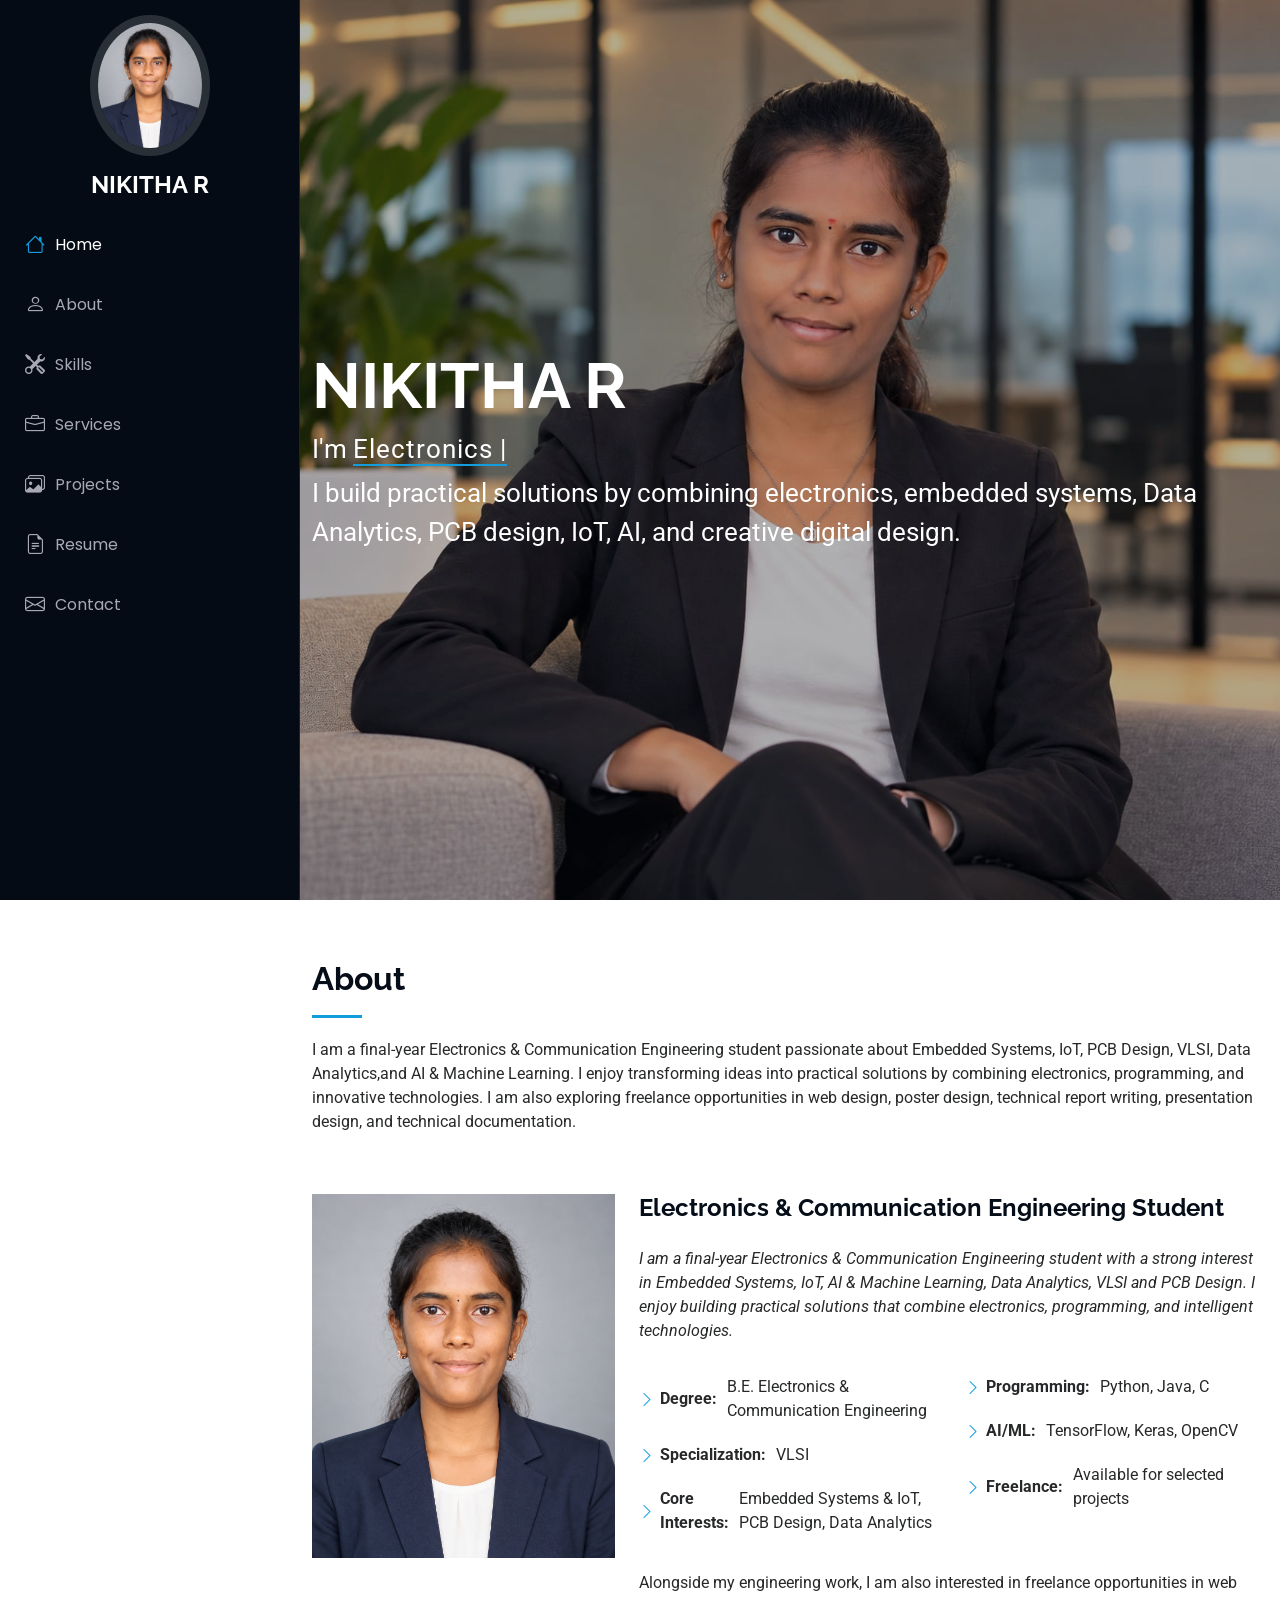
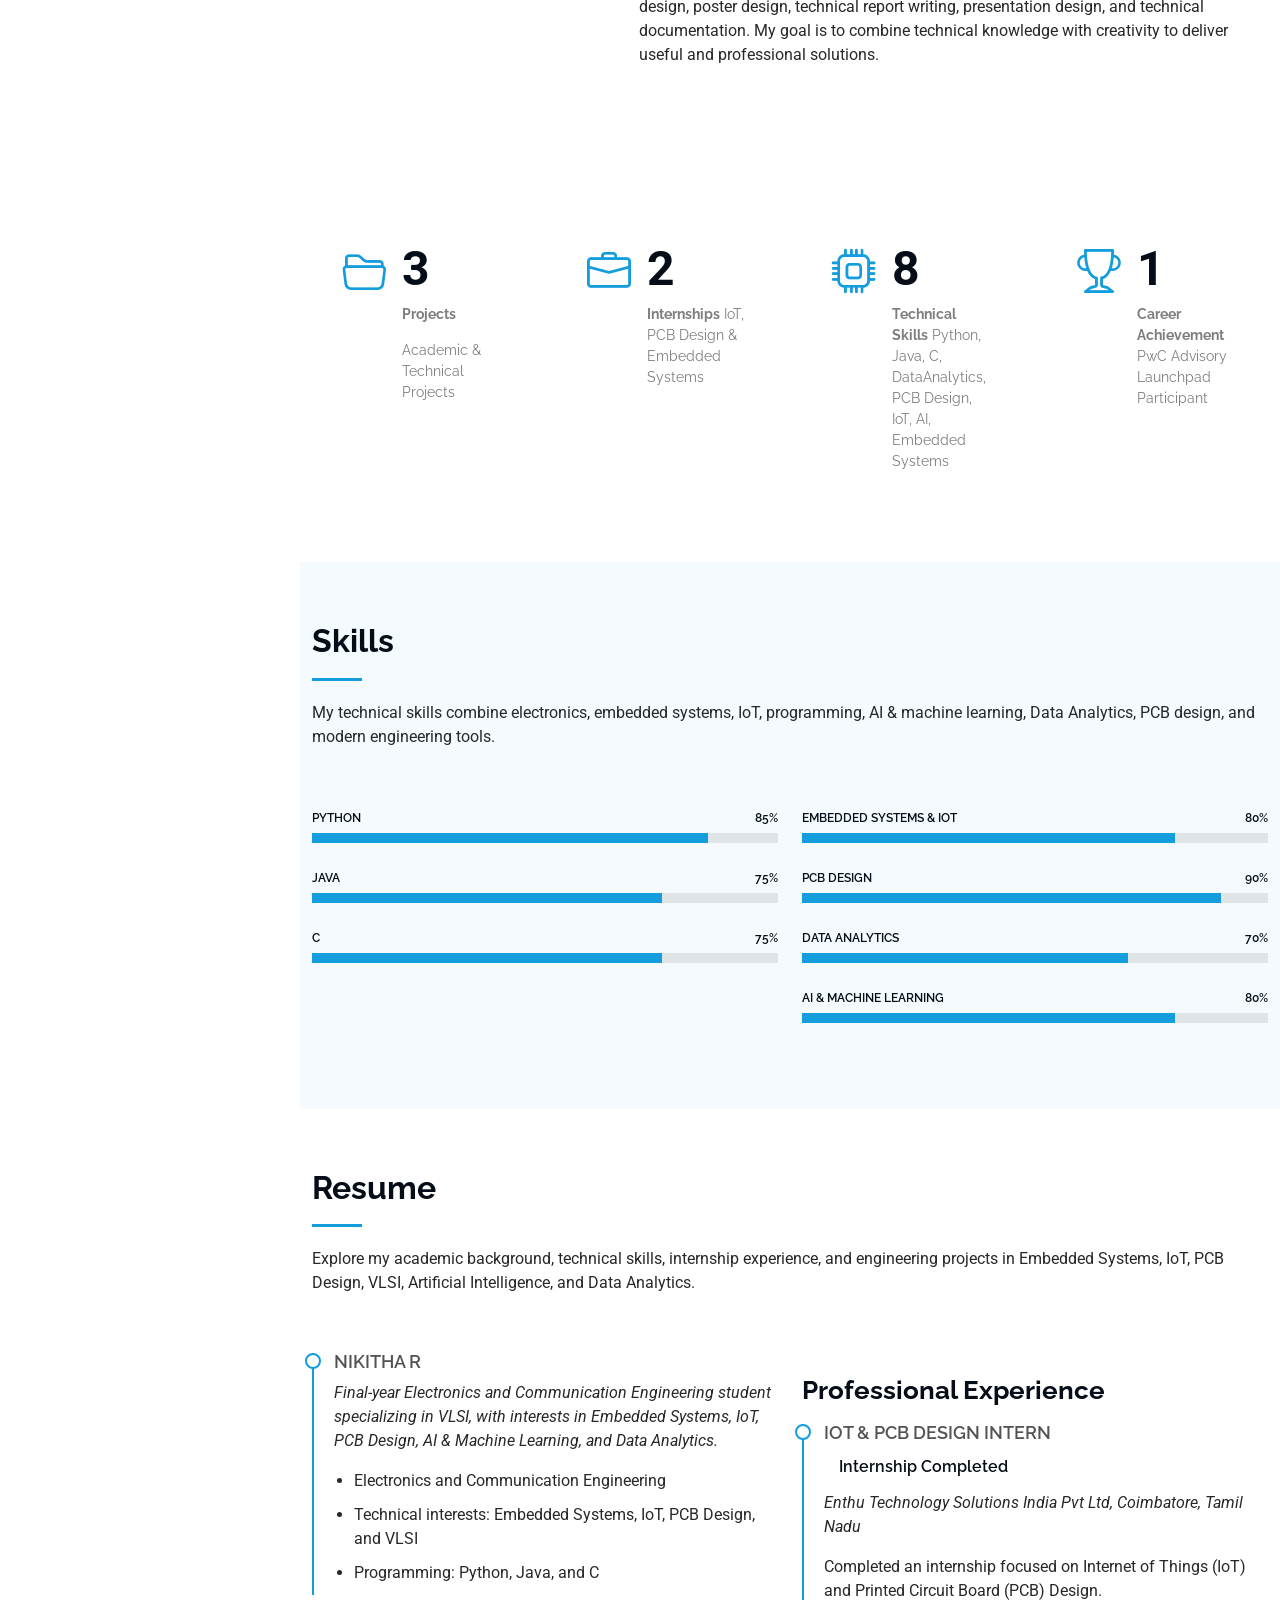
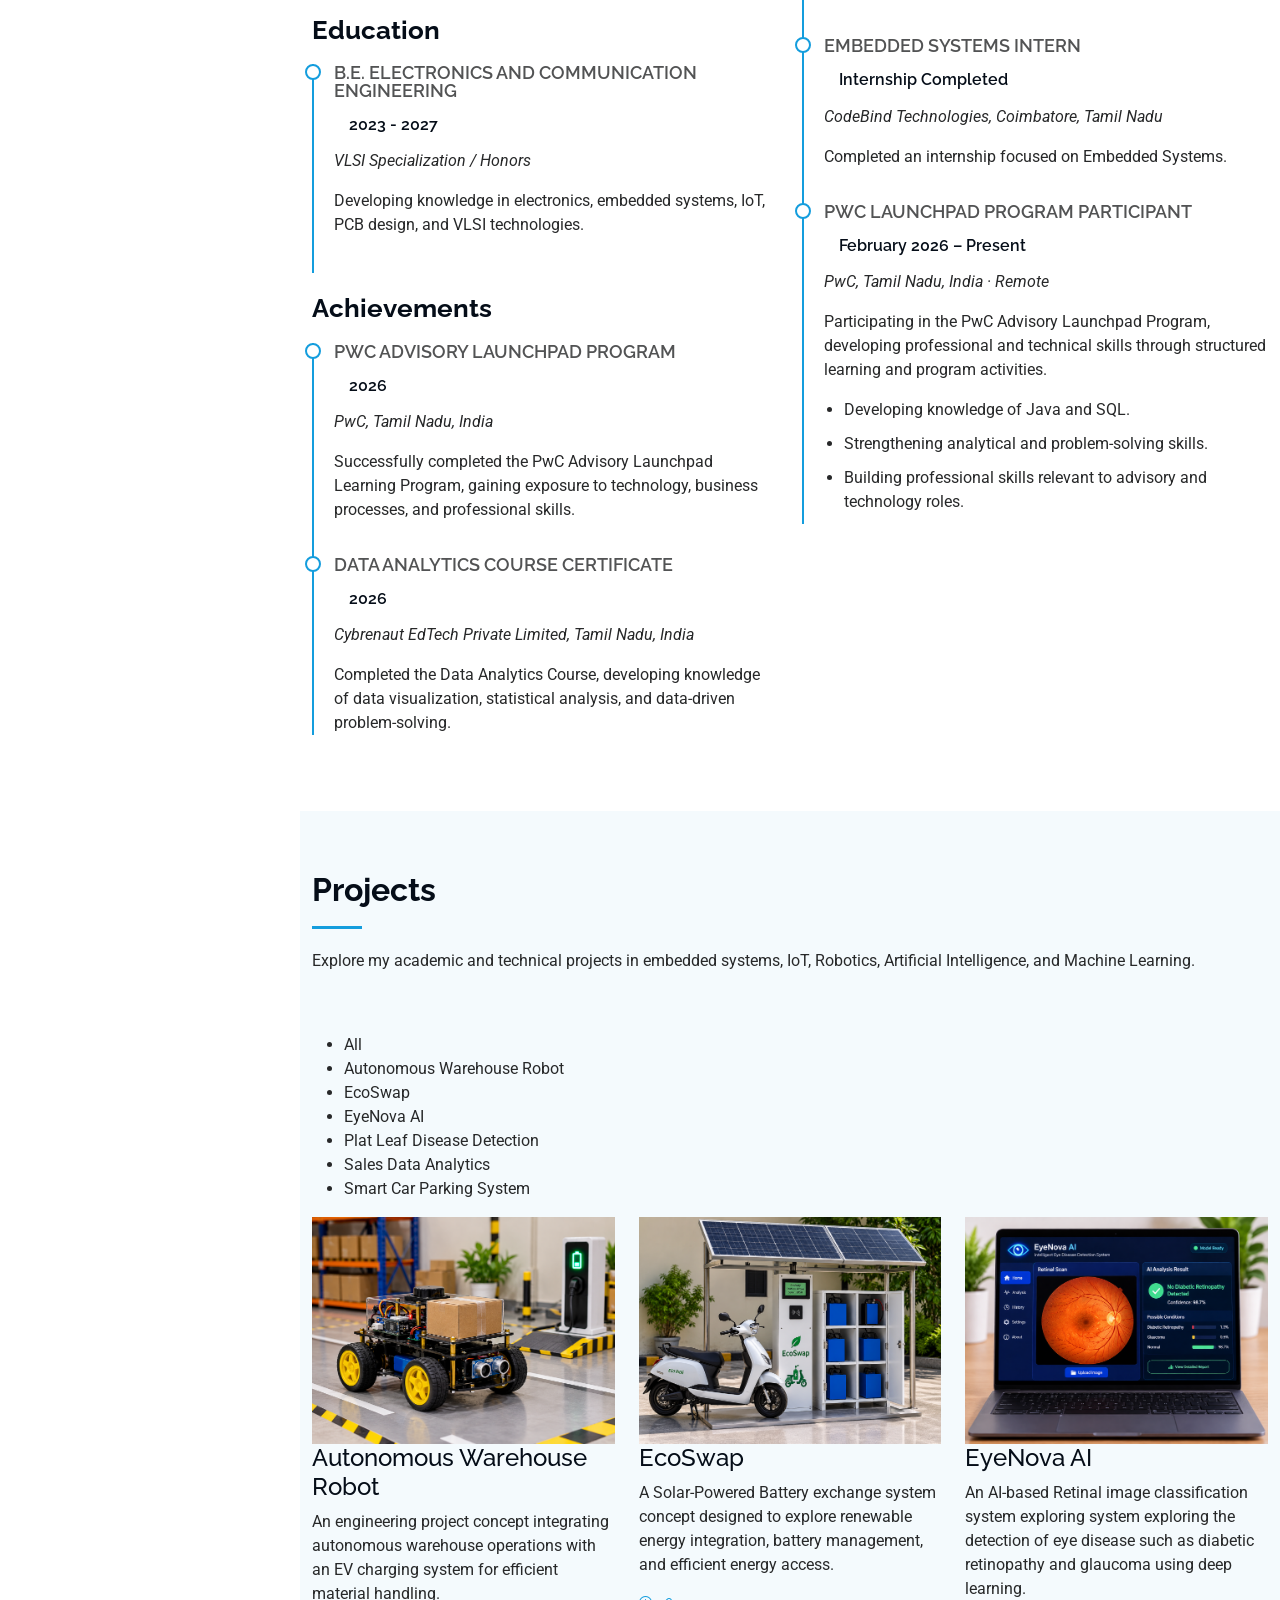
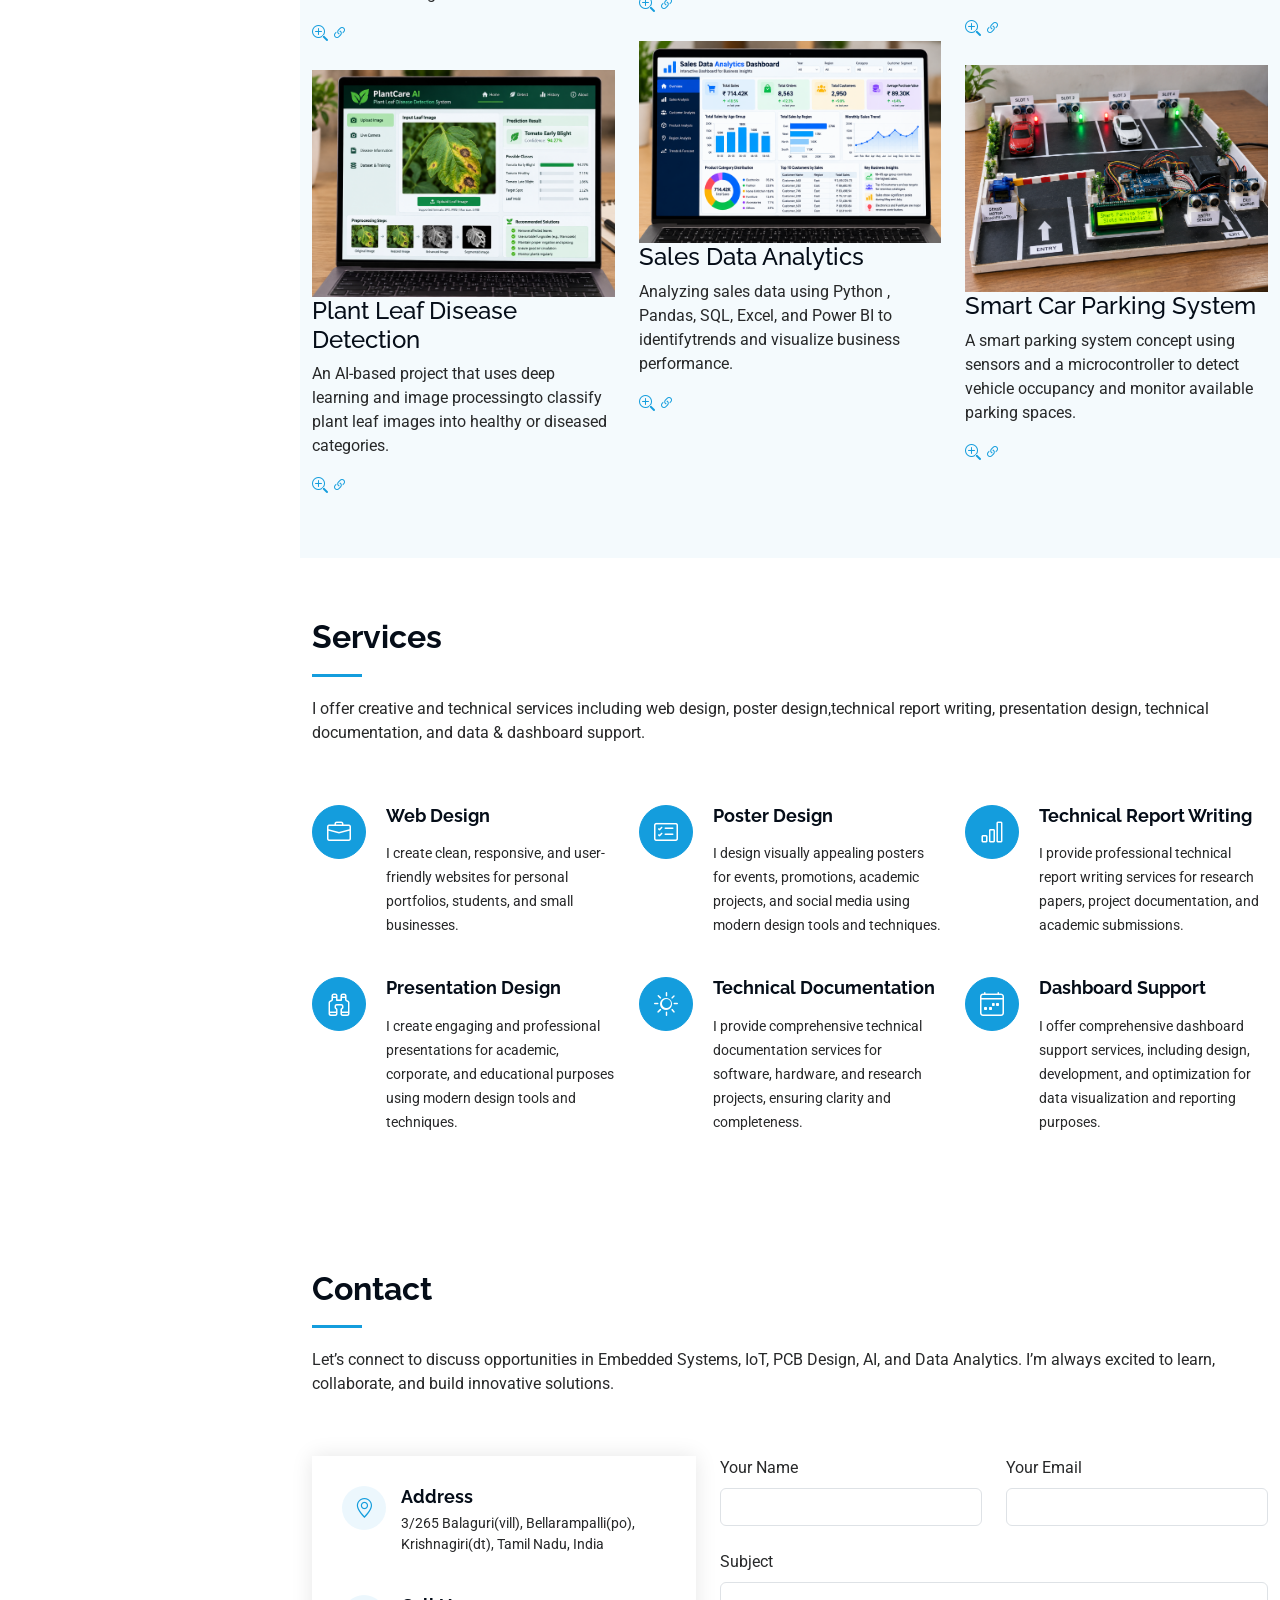
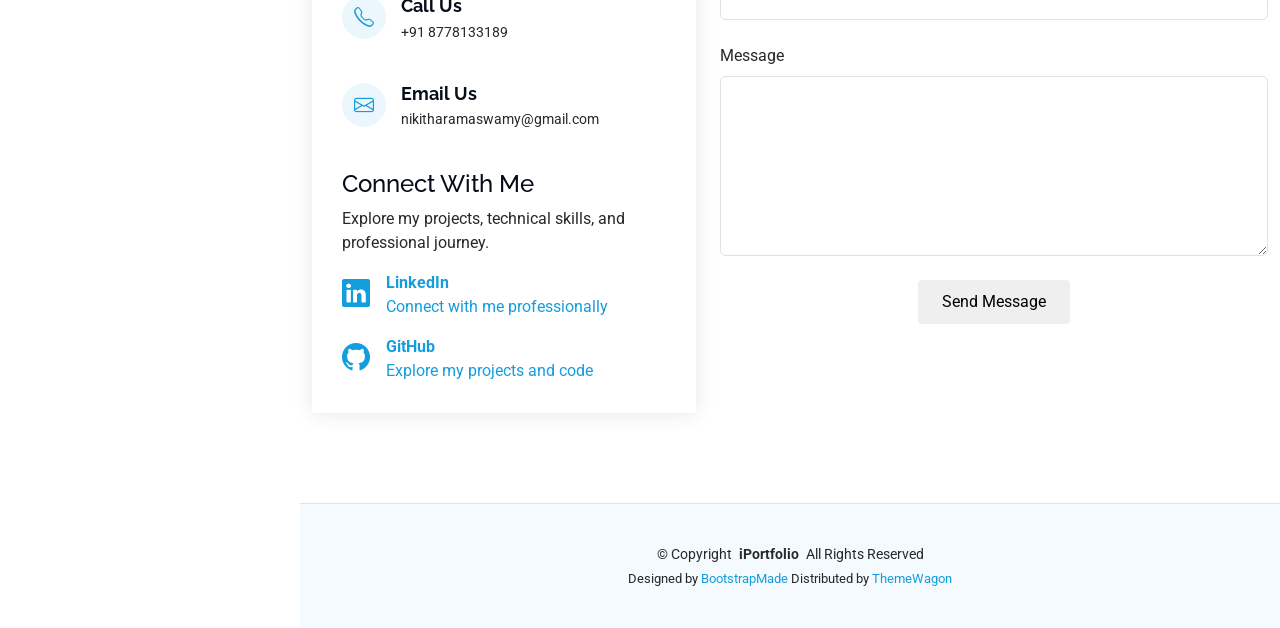
<file: index.html>
<!DOCTYPE html>
<html lang="en">

<head>
  <meta charset="utf-8">
  <meta content="width=device-width, initial-scale=1.0" name="viewport">
  <title>NIKITHA R Portfolio</title>
  <meta content="" name="description">
  <meta content="" name="keywords">

  <!-- Favicons -->
  <link href="assets/img/favicon.png" rel="icon">
  <link href="assets/img/apple-touch-icon.png" rel="apple-touch-icon">

  <!-- Fonts -->
  <link href="https://fonts.googleapis.com" rel="preconnect">
  <link href="https://fonts.gstatic.com" rel="preconnect" crossorigin>
  <link href="https://fonts.googleapis.com/css2?family=Roboto:ital,wght@0,100;0,300;0,400;0,500;0,700;0,900;1,100;1,300;1,400;1,500;1,700;1,900&family=Poppins:ital,wght@0,100;0,200;0,300;0,400;0,500;0,600;0,700;0,800;0,900;1,100;1,200;1,300;1,400;1,500;1,600;1,700;1,800;1,900&family=Raleway:ital,wght@0,100;0,200;0,300;0,400;0,500;0,600;0,700;0,800;0,900;1,100;1,200;1,300;1,400;1,500;1,600;1,700;1,800;1,900&display=swap" rel="stylesheet">

  <!-- Vendor CSS Files -->
  <link href="assets/vendor/bootstrap/css/bootstrap.min.css" rel="stylesheet">
  <link href="assets/vendor/bootstrap-icons/bootstrap-icons.css" rel="stylesheet">
  <link href="assets/vendor/aos/aos.css" rel="stylesheet">
  <link href="assets/vendor/glightbox/css/glightbox.min.css" rel="stylesheet">
  <link href="assets/vendor/swiper/swiper-bundle.min.css" rel="stylesheet">

  <!-- Main CSS File -->
  <link href="assets/css/main.css" rel="stylesheet">

  <!-- =======================================================
  * Template Name: iPortfolio
  * Template URL: https://bootstrapmade.com/iportfolio-bootstrap-portfolio-websites-template/
  * Updated: Jun 29 2024 with Bootstrap v5.3.3
  * Author: BootstrapMade.com
  * License: https://bootstrapmade.com/license/
  ======================================================== -->
</head>

<body class="index-page">

  <header id="header" class="header dark-background d-flex flex-column">
    <i class="header-toggle d-xl-none bi bi-list"></i>

    <div class="profile-img">
      <img src="assets/img/my-profile-img.png" alt="Profile" class="img-fluid rounded-circle">
    </div>

    <a href="index.html" class="logo d-flex align-items-center justify-content-center">
      <!-- Uncomment the line below if you also wish to use an image logo -->
      <!-- <img src="assets/img/logo.png" alt=""> -->
      <h1 class="sitename">NIKITHA R</h1>
    </a>

    <nav id="navmenu" class="navmenu">
  <ul>

    <li>
      <a href="#hero" class="active">
        <i class="bi bi-house navicon"></i> Home
      </a>
    </li>

    <li>
      <a href="#about">
        <i class="bi bi-person navicon"></i> About
      </a>
    </li>

    <li>
      <a href="#skills">
        <i class="bi bi-tools navicon"></i> Skills
      </a>
    </li>

    <li>
      <a href="#services">
        <i class="bi bi-briefcase navicon"></i> Services
      </a>
    </li>

    <li>
      <a href="#projects">
        <i class="bi bi-images navicon"></i> Projects
      </a>
    </li>

    <li>
      <a href="#resume">
        <i class="bi bi-file-earmark-text navicon"></i> Resume
      </a>
    </li>

    <li>
      <a href="#contact">
        <i class="bi bi-envelope navicon"></i> Contact
      </a>
    </li>

  </ul>
</nav>

  </header>

  <main class="main">

    <!-- Hero Section -->
    <section id="hero" class="hero section dark-background">

      <img src="assets/img/hero-bg.jpeg" alt="Portfolio background" data-aos="fade-in">

      <div class="container" data-aos="fade-up" data-aos-delay="100">
        <h2>NIKITHA R</h2>
        <p>I'm <span class="typed" data-typed-items="Electronics & Communication Engineering Student, Embedded Systems Enthusiast, IoT Enthusiast, AI & Machine Learning Enthusiast, VLSI Enthusiast, Freelance Web Designer"></span></p>
        <p class="hero-description">
  I build practical solutions by combining electronics, embedded systems, Data Analytics, PCB design, 
  IoT, AI, and creative digital design.
</p>
    </section><!-- /Hero Section -->

    <!-- About Section -->
    <section id="about" class="about section">

      <!-- Section Title -->
      <div class="container section-title" data-aos="fade-up">
        <h2>About</h2>
        <p>
  I am a final-year Electronics & Communication Engineering student passionate about
  Embedded Systems, IoT, PCB Design, VLSI, Data Analytics,and AI & Machine Learning. I enjoy
  transforming ideas into practical solutions by combining electronics, programming,
  and innovative technologies. I am also exploring freelance opportunities in
  web design, poster design, technical report writing, presentation design, and
  technical documentation.
</p>
      </div><!-- End Section Title -->

      <div class="container" data-aos="fade-up" data-aos-delay="100">

        <div class="row gy-4 justify-content-center">
          <div class="col-lg-4">
            <img src="assets/img/my-profile-img.png" class="img-fluid" alt="">
          </div>
          <div class="col-lg-8 content">
            <h2>Electronics & Communication Engineering Student</h2>
            <p class="fst-italic py-3">
  I am a final-year Electronics & Communication Engineering student with a strong interest in Embedded Systems, IoT, AI & Machine Learning, Data Analytics, VLSI and PCB Design. I enjoy building practical solutions that combine electronics, programming, and intelligent technologies.
</p>
            <div class="row">

  <div class="col-lg-6">

    <ul>

      <li>
        <i class="bi bi-chevron-right"></i>
        <strong>Degree:</strong>
        <span>B.E. Electronics &amp; Communication Engineering</span>
      </li>

      <li>
        <i class="bi bi-chevron-right"></i>
        <strong>Specialization:</strong>
        <span>VLSI</span>
      </li>

      <li>
        <i class="bi bi-chevron-right"></i>
        <strong>Core Interests:</strong>
        <span>Embedded Systems &amp; IoT, PCB Design, Data Analytics</span>
      </li>

    </ul>

  </div>

  <div class="col-lg-6">

    <ul>

      <li>
        <i class="bi bi-chevron-right"></i>
        <strong>Programming:</strong>
        <span>Python, Java, C</span>
      </li>

      <li>
        <i class="bi bi-chevron-right"></i>
        <strong>AI/ML:</strong>
        <span>TensorFlow, Keras, OpenCV</span>
      </li>

      <li>
        <i class="bi bi-chevron-right"></i>
        <strong>Freelance:</strong>
        <span>Available for selected projects</span>
      </li>

    </ul>

  </div>

</div>
            <p class="py-3">
  Alongside my engineering work, I am also interested in freelance opportunities in web design, poster design, technical report writing, presentation design, and technical documentation. My goal is to combine technical knowledge with creativity to deliver useful and professional solutions.
</p>
          </div>
        </div>

      </div>

    </section><!-- /About Section -->

    <!-- Stats Section -->
    <section id="stats" class="stats section">

      <div class="container" data-aos="fade-up" data-aos-delay="100">

        <div class="row gy-4">

          <div class="col-lg-3 col-md-6">
            <div class="stats-item">
         <i class="bi bi-folder2-open"></i>
         <span data-purecounter-start="0"
        data-purecounter-end="6"
        class="purecounter"></span>
       <p><strong>Projects</strong></p>
       <p>Academic &amp; Technical Projects</p>
       </div>
          </div><!-- End Stats Item -->

          <div class="col-lg-3 col-md-6">
            <div class="stats-item">
              <i class="bi bi-briefcase"></i>
              <span data-purecounter-start="0" data-purecounter-end="2" data-purecounter-duration="1" class="purecounter"></span>
              <p><strong>Internships</strong> <span>IoT, PCB Design & Embedded Systems</span></p>
            </div>
          </div><!-- End Stats Item -->

          <div class="col-lg-3 col-md-6">
            <div class="stats-item">
              <i class="bi bi-cpu"></i>
              <span data-purecounter-start="0" data-purecounter-end="8" data-purecounter-duration="1" class="purecounter"></span>
              <p><strong>Technical Skills</strong> <span>Python, Java, C, DataAnalytics, PCB Design, IoT, AI, Embedded Systems</span></p>
            </div>
          </div><!-- End Stats Item -->

          <div class="col-lg-3 col-md-6">
            <div class="stats-item">
              <i class="bi bi-trophy"></i>
              <span data-purecounter-start="0" data-purecounter-end="1" data-purecounter-duration="1" class="purecounter"></span>
              <p><strong>Career Achievement</strong> <span>PwC Advisory Launchpad Participant</span></p>
            </div>
          </div><!-- End Stats Item -->

        </div>

      </div>

    </section><!-- /Stats Section -->

    <!-- Skills Section -->
    <section id="skills" class="skills section light-background">

      <!-- Section Title -->
      <div class="container section-title" data-aos="fade-up">
        <h2>Skills</h2>
<p>
  My technical skills combine electronics, embedded systems, IoT, programming,
  AI &amp; machine learning, Data Analytics, PCB design, and modern engineering tools.
</p>

      </div><!-- End Section Title -->

      <div class="container" data-aos="fade-up" data-aos-delay="100">

        <div class="row skills-content skills-animation">

          <div class="col-lg-6">

            <div class="progress">
              <span class="skill"><span>Python</span> <i class="val">85%</i></span>
              <div class="progress-bar-wrap">
                <div class="progress-bar" role="progressbar" aria-valuenow="85" aria-valuemin="0" aria-valuemax="100"></div>
              </div>
            </div><!-- End Skills Item -->

            <div class="progress">
              <span class="skill"><span>Java</span> <i class="val">75%</i></span>
              <div class="progress-bar-wrap">
                <div class="progress-bar" role="progressbar" aria-valuenow="75" aria-valuemin="0" aria-valuemax="100"></div>
              </div>
            </div><!-- End Skills Item -->

            <div class="progress">
              <span class="skill"><span>C</span> <i class="val">75%</i></span>
              <div class="progress-bar-wrap">
                <div class="progress-bar" role="progressbar" aria-valuenow="75" aria-valuemin="0" aria-valuemax="100"></div>
              </div>
            </div><!-- End Skills Item -->

          </div>

          <div class="col-lg-6">

            <div class="progress">
              <span class="skill"><span>Embedded Systems &amp IoT</span> <i class="val">80%</i></span>
              <div class="progress-bar-wrap">
                <div class="progress-bar" role="progressbar" aria-valuenow="80" aria-valuemin="0" aria-valuemax="100"></div>
              </div>
            </div><!-- End Skills Item -->

            <div class="progress">
              <span class="skill"><span>PCB Design</span> <i class="val">90%</i></span>
              <div class="progress-bar-wrap">
                <div class="progress-bar" role="progressbar" aria-valuenow="90" aria-valuemin="0" aria-valuemax="100"></div>
              </div>
            </div><!-- End Skills Item -->

            <div class="progress">
              <span class="skill"><span>Data Analytics</span> <i class="val">70%</i></span>
              <div class="progress-bar-wrap">
                <div class="progress-bar" role="progressbar" aria-valuenow="70" aria-valuemin="0" aria-valuemax="100"></div>
              </div>
            </div><!-- End Skills Item -->

            <div class="progress">
              <span class="skill"><span>AI &amp; Machine Learning</span> <i class="val">80%</i></span>
              <div class="progress-bar-wrap">
                <div class="progress-bar" role="progressbar" aria-valuenow="80" aria-valuemin="0" aria-valuemax="100"></div>
              </div>
            </div><!-- End Skills Item -->

          </div>

        </div>

      </div>

    </section><!-- /Skills Section -->

    <!-- Resume Section -->
    <section id="resume" class="resume section">

      <!-- Section Title -->
      <div class="container section-title" data-aos="fade-up">
        <h2>Resume</h2>
        <p>Explore my academic background, technical skills, internship experience,
  and engineering projects in Embedded Systems, IoT, PCB Design, VLSI,
  Artificial Intelligence, and Data Analytics.</p>
      </div><!-- End Section Title -->

      <div class="container">

        <div class="row">

          <div class="col-lg-6" data-aos="fade-up" data-aos-delay="100">
            <div class="resume-item pb-0">
  <h4>NIKITHA R</h4>

  <p>
    <em>
      Final-year Electronics and Communication Engineering student
      specializing in VLSI, with interests in Embedded Systems, IoT,
      PCB Design, AI &amp; Machine Learning, and Data Analytics.
    </em>
  </p>

  <ul>
    <li>Electronics and Communication Engineering</li>
    <li>Technical interests: Embedded Systems, IoT, PCB Design, and VLSI</li>
    <li>Programming: Python, Java, and C</li>
  </ul>
</div>

            <h3 class="resume-title">Education</h3>
             <div class="resume-item">
  <h4>B.E. Electronics and Communication Engineering</h4>
  <h5>2023 - 2027</h5>
  <p><em>VLSI Specialization / Honors</em></p>
  <p>
    Developing knowledge in electronics, embedded systems, IoT, PCB design,
    and VLSI technologies.
  </p>
</div>
  <h3 class="resume-title">Achievements</h3>

<div class="resume-item">
  <h4>PwC Advisory Launchpad Program</h4>

  <h5>2026</h5>

  <p><em>PwC, Tamil Nadu, India</em></p>

  <p>
    Successfully completed the PwC Advisory Launchpad Learning Program,
    gaining exposure to technology, business processes, and professional skills.
  </p>
</div>

<div class="resume-item">
  <h4>Data Analytics Course Certificate</h4>

  <h5>2026</h5>

  <p><em>Cybrenaut EdTech Private Limited, Tamil Nadu, India</em></p>

  <p>
    Completed the Data Analytics Course, developing knowledge of
    data visualization, statistical analysis, and data-driven problem-solving.
  </p>
</div>
 
          </div>

          <div class="col-lg-6" data-aos="fade-up">
            <h3 class="resume-title">Professional Experience</h3>
            <div class="resume-item">
  <h4>IoT &amp; PCB Design Intern</h4>
  <h5>Internship Completed</h5>
  <p><em>Enthu Technology Solutions India Pvt Ltd, Coimbatore, Tamil Nadu</em></p>
  <p>
    Completed an internship focused on Internet of Things (IoT)
    and Printed Circuit Board (PCB) Design.
  </p>
</div>

<div class="resume-item">
  <h4>Embedded Systems Intern</h4>
  <h5>Internship Completed</h5>
  <p><em>CodeBind Technologies, Coimbatore, Tamil Nadu</em></p>
  <p>
    Completed an internship focused on Embedded Systems.
  </p>
</div>

            <div class="resume-item">
  <h4>PwC Launchpad Program Participant</h4>

  <h5>February 2026 – Present</h5>

  <p><em>PwC, Tamil Nadu, India · Remote</em></p>

  <p>
    Participating in the PwC Advisory Launchpad Program, developing
    professional and technical skills through structured learning
    and program activities.
  </p>

  <ul>
    <li>Developing knowledge of Java and SQL.</li>
    <li>Strengthening analytical and problem-solving skills.</li>
    <li>Building professional skills relevant to advisory and technology roles.</li>
  </ul>
</div>

          </div>

        </div>

      </div>

    </section><!-- /Resume Section -->

    <!-- Projects Section -->
    <section id="projects" class="projects section light-background">

      <!-- Section Title -->
      <div class="container section-title" data-aos="fade-up">
        <h2>Projects</h2>
        <p>Explore my academic and technical projects in embedded systems, IoT, Robotics, Artificial Intelligence, and Machine Learning.</p>
      </div><!-- End Section Title -->

      <div class="container">

        <div class="isotope-layout" data-default-filter="*" data-layout="masonry" data-sort="original-order">
          <ul class="projects-filters isotope-filters" data-aos="fade-up">
            <li data-filter="*" class="filter-active">All</li>
            <li data-filter=".filter-Robot">Autonomous Warehouse Robot</li>
            <li data-filter=".filter-EcoSwap">EcoSwap</li>
            <li data-filter=".filter-AI">EyeNova AI</li>
            <li data-filter=".filter-AI">Plat Leaf Disease Detection</li>
            <li data-filter=".filter-books">Sales Data Analytics</li>
            <li data-filter=".filter-IoT">Smart Car Parking System</li>
          </ul><!-- End Projects Filters -->

          <div class="row gy-4 isotope-container" data-aos="fade-up" data-aos-delay="200">

            <div class="col-lg-4 col-md-6 projects-item isotope-item filter-Robot">
              <div class="projects-content h-100">
                <img src="assets/img/projects/warehouse-robot.png" class="img-fluid" alt="Autonomous Warehouse Robot with Integrated EV Charging System">
                <div class="projects-info">
                  <h4>Autonomous Warehouse Robot</h4>
                  <p>An engineering project concept integrating autonomous warehouse operations with an EV charging system for efficient material handling.</p>
                  <a href="assets/img/projects/warehouse-robot.png" title="Autonomous Warehouse Robot" data-gallery="projects-gallery-app" class="glightbox preview-link"><i class="bi bi-zoom-in"></i></a>
                  <a href="project1-details.html" title="More Details" class="details-link"><i class="bi bi-link-45deg"></i></a>
                </div>
              </div>
            </div><!-- End Projects Item -->

            <div class="col-lg-4 col-md-6 projects-item isotope-item filter-EcoSwap">
              <div class="projects-content h-100">
                <img src="assets/img/projects/ecoswap.png"
     class="img-fluid"
     alt="EcoSwap Solar-Powered Battery Swapping System">
                <div class="projects-info">
                  <h4>EcoSwap</h4>
                  <p>A Solar-Powered Battery exchange system concept designed to explore renewable energy integration, battery management, and efficient energy access.</p>
                  <a href="assets/img/projects/ecoswap.png" title="EcoSwap" data-gallery="projects-gallery-product" class="glightbox preview-link"><i class="bi bi-zoom-in"></i></a>
                  <a href="project2-details.html" title="More Details" class="details-link"><i class="bi bi-link-45deg"></i></a>
                </div>
              </div>
            </div><!-- End Projects Item -->

            <div class="col-lg-4 col-md-6 projects-item isotope-item filter-AI">
              <div class="projects-content h-100">
                <img src="assets/img/projects/eyenova-ai.png"
     class="img-fluid"
     alt="EyeNova AI retinal disease detection prototype">
                <div class="projects-info">
                  <h4>EyeNova AI</h4>
                  <p>An AI-based Retinal image classification system exploring system exploring the detection of eye disease such as diabetic retinopathy and glaucoma using deep learning.</p>
                  <a href="assets/img/projects/eyenova-ai.png" title="EyeNova AI" data-gallery="projects-gallery-branding" class="glightbox preview-link"><i class="bi bi-zoom-in"></i></a>
                  <a href="project3-details.html" title="More Details" class="details-link"><i class="bi bi-link-45deg"></i></a>
                </div>
              </div>
            </div><!-- End Projects Item -->

            <div class="col-lg-4 col-md-6 projects-item isotope-item filter-Sales Data Analytics">
              <div class="projects-content h-100">
                <img src="assets/img/projects/sales-analytics.png"
     class="img-fluid"
     alt="Sales Data Analytics & Interactive Dashboard">
                <div class="projects-info">
                  <h4>Sales Data Analytics</h4>
                  <p>Analyzing sales data using Python , Pandas, SQL, Excel, and Power BI to identifytrends and visualize business performance.</p>
                  <a href="assets/img/projects/sales-analytics.png" title="Sales Data Analytics" data-gallery="projects-gallery-book" class="glightbox preview-link"><i class="bi bi-zoom-in"></i></a>
                  <a href="project5-details.html" title="More Details" class="details-link"><i class="bi bi-link-45deg"></i></a>
                </div>
              </div>
            </div><!-- End Projects Item -->

            <div class="col-lg-4 col-md-6 projects-item isotope-item filter-IoT">
              <div class="projects-content h-100">
                <img src="assets/img/projects/smart-parking-prototype.png"
     class="img-fluid"
     alt="Smart Car Parking System hardware prototype">
                <div class="projects-info">
                  <h4>Smart Car Parking System</h4>
                  <p>A smart parking system concept using sensors and a microcontroller to detect vehicle occupancy and monitor available parking spaces.</p>
                  <a href="assets/img/projects/smart-parking-prototype.png" title="Smart Car Parking System" data-gallery="projects-gallery-product" class="glightbox preview-link"><i class="bi bi-zoom-in"></i></a>
                  <a href="project6-details.html" title="More Details" class="details-link"><i class="bi bi-link-45deg"></i></a>
                </div>
              </div>
            </div><!-- End Projects Item -->

            <div class="col-lg-4 col-md-6 projects-item isotope-item filter-AI">
              <div class="projects-content h-100">
                <img src="assets/img/projects/plant-disease.png"
     class="img-fluid"
     alt="Plant Leaf Disease Detection Using Deep Learning">
                <div class="projects-info">
                  <h4>Plant Leaf Disease Detection</h4>
                  <p>An AI-based project that uses deep learning and image processingto classify plant leaf images into healthy or diseased categories.</p>
                  <a href="assets/img/projects/plant-disease.png" title="Plant Leaf Disease Detection" data-gallery="projects-gallery-branding" class="glightbox preview-link"><i class="bi bi-zoom-in"></i></a>
                  <a href="project4-details.html" title="More Details" class="details-link"><i class="bi bi-link-45deg"></i></a>
                </div>
              </div>
            </div><!-- End Projects Item -->

          </div><!-- End Projects Container -->

        </div>

      </div>

    </section><!-- /Projects Section -->

    <!-- Services Section -->
    <section id="services" class="services section">

      <!-- Section Title -->
      <div class="container section-title" data-aos="fade-up">
        <h2>Services</h2>
        <p>
       I offer creative and technical services including web design, poster design,technical report writing, presentation design, technical documentation, and data &amp; dashboard support.
</p>
      </div><!-- End Section Title -->

      <div class="container">

        <div class="row gy-4">

          <div class="col-lg-4 col-md-6 service-item d-flex" data-aos="fade-up" data-aos-delay="100">
            <div class="icon flex-shrink-0"><i class="bi bi-briefcase"></i></div>
            <div>
              <h4 class="title"><a href="service-details.html" class="stretched-link">Web Design</a></h4>
              <p class="description">
               I create clean, responsive, and user-friendly websites for personal portfolios, students, and small businesses.
</p>
            </div>
          </div>
          <!-- End Service Item -->

          <div class="col-lg-4 col-md-6 service-item d-flex" data-aos="fade-up" data-aos-delay="200">
            <div class="icon flex-shrink-0"><i class="bi bi-card-checklist"></i></div>
            <div>
              <h4 class="title"><a href="service-details.html" class="stretched-link">Poster Design</a></h4>
              <p class="description">
  I design visually appealing posters for events, promotions, academic projects, and social media using modern design tools and techniques.
</p>
            </div>
          </div><!-- End Service Item -->

          <div class="col-lg-4 col-md-6 service-item d-flex" data-aos="fade-up" data-aos-delay="300">
            <div class="icon flex-shrink-0"><i class="bi bi-bar-chart"></i></div>
            <div>
              <h4 class="title"><a href="service-details.html" class="stretched-link">Technical Report Writing</a></h4>
              <p class="description">
  I provide professional technical report writing services for research papers, project documentation, and academic submissions.
</p>
            </div>
          </div><!-- End Service Item -->

          <div class="col-lg-4 col-md-6 service-item d-flex" data-aos="fade-up" data-aos-delay="400">
            <div class="icon flex-shrink-0"><i class="bi bi-binoculars"></i></div>
            <div>
              <h4 class="title"><a href="service-details.html" class="stretched-link">Presentation Design</a></h4>
              <p class="description">
  I create engaging and professional presentations for academic, corporate, and educational purposes using modern design tools and techniques.
</p>
            </div>
          </div><!-- End Service Item -->

          <div class="col-lg-4 col-md-6 service-item d-flex" data-aos="fade-up" data-aos-delay="500">
            <div class="icon flex-shrink-0"><i class="bi bi-brightness-high"></i></div>
            <div>
              <h4 class="title"><a href="service-details.html" class="stretched-link">Technical Documentation</a></h4>
              <p class="description">
  I provide comprehensive technical documentation services for software, hardware, and research projects, ensuring clarity and completeness.
</p>
            </div>
          </div><!-- End Service Item -->

          <div class="col-lg-4 col-md-6 service-item d-flex" data-aos="fade-up" data-aos-delay="600">
            <div class="icon flex-shrink-0"><i class="bi bi-calendar4-week"></i></div>
            <div>
              <h4 class="title"><a href="service-details.html" class="stretched-link">Dashboard Support</a></h4>
              <p class="description">
  I offer comprehensive dashboard support services, including design, development, and optimization for data visualization and reporting purposes.
</p>
            </div>
          </div><!-- End Service Item -->

        </div>

      </div>

    </section><!-- /Services Section -->
    
    <!-- Contact Section -->
    <section id="contact" class="contact section">

      <!-- Section Title -->
      <div class="container section-title" data-aos="fade-up">
        <h2>Contact</h2>
        <p>Let’s connect to discuss opportunities in Embedded Systems, IoT, PCB Design, AI, and Data Analytics. I’m always excited to learn, collaborate, and build innovative solutions.</p>
      </div><!-- End Section Title -->

      <div class="container" data-aos="fade-up" data-aos-delay="100">

        <div class="row gy-4">

          <div class="col-lg-5">

            <div class="info-wrap">
              <div class="info-item d-flex" data-aos="fade-up" data-aos-delay="200">
                <i class="bi bi-geo-alt flex-shrink-0"></i>
                <div>
                  <h3>Address</h3>
                  <p>3/265 Balaguri(vill), Bellarampalli(po), Krishnagiri(dt), Tamil Nadu, India</p>
                </div>
              </div><!-- End Info Item -->

              <div class="info-item d-flex" data-aos="fade-up" data-aos-delay="300">
                <i class="bi bi-telephone flex-shrink-0"></i>
                <div>
                  <h3>Call Us</h3>
                  <p>+91 8778133189</p>
                </div>
              </div><!-- End Info Item -->

              <div class="info-item d-flex" data-aos="fade-up" data-aos-delay="400">
                <i class="bi bi-envelope flex-shrink-0"></i>
                <div>
                  <h3>Email Us</h3>
                  <p>nikitharamaswamy@gmail.com</p>
                </div>
              </div><!-- End Info Item -->

              
<div class="mt-4">
  <h4>Connect With Me</h4>
  <p>
    Explore my projects, technical skills, and professional journey.
  </p>

  <div class="d-flex flex-column gap-3">

    <a href="https://www.linkedin.com/in/nikitha-r-2780b6310"
       target="_blank"
       rel="noopener noreferrer"
       class="d-flex align-items-center gap-3">
      <i class="bi bi-linkedin" style="font-size: 28px;"></i>
      <div>
        <strong>LinkedIn</strong>
        <p class="mb-0">Connect with me professionally</p>
      </div>
    </a>

    <a href="https://github.com/niki2314"
       target="_blank"
       rel="noopener noreferrer"
       class="d-flex align-items-center gap-3">
      <i class="bi bi-github" style="font-size: 28px;"></i>
      <div>
        <strong>GitHub</strong>
        <p class="mb-0">Explore my projects and code</p>
      </div>
    </a>

  </div>
</div>
          </div>
        </div>
          <div class="col-lg-7">
            <form action="https://api.web3forms.com/submit" method="POST" class="contact-form">
            <input type="hidden" name="access_key" value="0c103392-67c2-4624-bdf1-8f6a6d0de529">
            <input type="hidden" name="redirect" value="0c103392-67c2-4624-bdf1-8f6a6d0de529">
              <div class="row gy-4">

                <div class="col-md-6">
                  <label for="name-field" class="pb-2">Your Name</label>
                  <input type="text" name="name" id="name-field" class="form-control" required>
                </div>

                <div class="col-md-6">
                  <label for="email-field" class="pb-2">Your Email</label>
                  <input type="email" name="email" id="email-field" class="form-control" required>
                </div>

                <div class="col-md-12">
                  <label for="subject-field" class="pb-2">Subject</label>
                  <input type="text" name="subject" id="subject-field" class="form-control" required>
                </div>

                <div class="col-md-12">
                  <label for="message-field" class="pb-2">Message</label>
                  <textarea name="message" id="message-field" class="form-control" required></textarea>
                </div>

                <div class="col-md-12 text-center">
  <div class="loading" style="display: none;">Loading</div>
  <div class="error-message" style="display: none;"></div>
  <div class="sent-message" style="display: none;">Your message has been sent. Thank you!</div>

  <button type="submit">Send Message</button>
</div>

              </div>
            </form>
          </div><!-- End Contact Form -->


    </section><!-- /Contact Section -->

  </main>

  <footer id="footer" class="footer position-relative light-background">

    <div class="container">
      <div class="copyright text-center ">
        <p>© <span>Copyright</span> <strong class="px-1 sitename">iPortfolio</strong> <span>All Rights Reserved</span></p>
      </div>
      <div class="credits">
        <!-- All the links in the footer should remain intact. -->
        <!-- You can delete the links only if you've purchased the pro version. -->
        <!-- Licensing information: https://bootstrapmade.com/license/ -->
        <!-- Purchase the pro version with working PHP/AJAX contact form: [buy-url] -->
        Designed by <a href="https://bootstrapmade.com/">BootstrapMade</a> Distributed by <a href="https://themewagon.com">ThemeWagon</a>
      </div>
    </div>

  </footer>

  <!-- Scroll Top -->
  <a href="#" id="scroll-top" class="scroll-top d-flex align-items-center justify-content-center"><i class="bi bi-arrow-up-short"></i></a>

  <!-- Preloader -->
  <div id="preloader"></div>

  <!-- Vendor JS Files -->
  <script src="assets/vendor/bootstrap/js/bootstrap.bundle.min.js"></script>
  <script src="assets/vendor/php-email-form/validate.js"></script>
  <script src="assets/vendor/aos/aos.js"></script>
  <script src="assets/vendor/typed.js/typed.umd.js"></script>
  <script src="assets/vendor/purecounter/purecounter_vanilla.js"></script>
  <script src="assets/vendor/waypoints/noframework.waypoints.js"></script>
  <script src="assets/vendor/glightbox/js/glightbox.min.js"></script>
  <script src="assets/vendor/imagesloaded/imagesloaded.pkgd.min.js"></script>
  <script src="assets/vendor/isotope-layout/isotope.pkgd.min.js"></script>
  <script src="assets/vendor/swiper/swiper-bundle.min.js"></script>

  <!-- Main JS File -->
  <script src="assets/js/main.js"></script>

</body>

</html>
</file>
<file: assets/css/main.css>
/**
* Template Name: iPortfolio
* Template URL: https://bootstrapmade.com/iportfolio-bootstrap-portfolio-websites-template/
* Updated: Jun 29 2024 with Bootstrap v5.3.3
* Author: BootstrapMade.com
* License: https://bootstrapmade.com/license/
*/

/*--------------------------------------------------------------
# Font & Color Variables
# Help: https://bootstrapmade.com/color-system/
--------------------------------------------------------------*/
/* Fonts */
:root {
  --default-font: "Roboto",  system-ui, -apple-system, "Segoe UI", Roboto, "Helvetica Neue", Arial, "Noto Sans", "Liberation Sans", sans-serif, "Apple Color Emoji", "Segoe UI Emoji", "Segoe UI Symbol", "Noto Color Emoji";
  --heading-font: "Raleway",  sans-serif;
  --nav-font: "Poppins",  sans-serif;
}

/* Global Colors - The following color variables are used throughout the website. Updating them here will change the color scheme of the entire website */
:root { 
  --background-color: #ffffff; /* Background color for the entire website, including individual sections */
  --default-color: #272829; /* Default color used for the majority of the text content across the entire website */
  --heading-color: #050d18; /* Color for headings, subheadings and title throughout the website */
  --accent-color: #149ddd; /* Accent color that represents your brand on the website. It's used for buttons, links, and other elements that need to stand out */
  --surface-color: #ffffff; /* The surface color is used as a background of boxed elements within sections, such as cards, icon boxes, or other elements that require a visual separation from the global background. */
  --contrast-color: #ffffff; /* Contrast color for text, ensuring readability against backgrounds of accent, heading, or default colors. */
}

/* Nav Menu Colors - The following color variables are used specifically for the navigation menu. They are separate from the global colors to allow for more customization options */
:root {
  --nav-color: #a8a9b4;  /* The default color of the main navmenu links */
  --nav-hover-color: #ffffff; /* Applied to main navmenu links when they are hovered over or active */
  --nav-mobile-background-color: #040b14; /* Used as the background color for mobile navigation menu */
  --nav-dropdown-background-color: #040b14; /* Used as the background color for dropdown items that appear when hovering over primary navigation items */
  --nav-dropdown-color: #a8a9b4; /* Used for navigation links of the dropdown items in the navigation menu. */
  --nav-dropdown-hover-color: #ffffff; /* Similar to --nav-hover-color, this color is applied to dropdown navigation links when they are hovered over. */
}

/* Color Presets - These classes override global colors when applied to any section or element, providing reuse of the sam color scheme. */

.light-background {
  --background-color: #f4fafd;
  --surface-color: #ffffff;
}

.dark-background {
  --background-color: #040b14;
  --default-color: #ffffff;
  --heading-color: #ffffff;
  --surface-color: #151f2b;
  --contrast-color: #ffffff;
}

/* Smooth scroll */
:root {
  scroll-behavior: smooth;
}

/*--------------------------------------------------------------
# General Styling & Shared Classes
--------------------------------------------------------------*/
body {
  color: var(--default-color);
  background-color: var(--background-color);
  font-family: var(--default-font);
}

a {
  color: var(--accent-color);
  text-decoration: none;
  transition: 0.3s;
}

a:hover {
  color: color-mix(in srgb, var(--accent-color), transparent 25%);
  text-decoration: none;
}

h1,
h2,
h3,
h4,
h5,
h6 {
  color: var(--heading-color);
  font-family: var(--heading-font);
}

/* PHP Email Form Messages
------------------------------*/
.php-email-form .error-message {
  display: none;
  background: #df1529;
  color: #ffffff;
  text-align: left;
  padding: 15px;
  margin-bottom: 24px;
  font-weight: 600;
}

.php-email-form .sent-message {
  display: none;
  color: #ffffff;
  background: #059652;
  text-align: center;
  padding: 15px;
  margin-bottom: 24px;
  font-weight: 600;
}

.php-email-form .loading {
  display: none;
  background: var(--surface-color);
  text-align: center;
  padding: 15px;
  margin-bottom: 24px;
}

.php-email-form .loading:before {
  content: "";
  display: inline-block;
  border-radius: 50%;
  width: 24px;
  height: 24px;
  margin: 0 10px -6px 0;
  border: 3px solid var(--accent-color);
  border-top-color: var(--surface-color);
  animation: php-email-form-loading 1s linear infinite;
}

@keyframes php-email-form-loading {
  0% {
    transform: rotate(0deg);
  }

  100% {
    transform: rotate(360deg);
  }
}

/*--------------------------------------------------------------
# Global Header
--------------------------------------------------------------*/
.header {
  color: var(--default-color);
  background-color: var(--background-color);
  position: fixed;
  top: 0;
  left: 0;
  bottom: 0;
  padding: 0 15px;
  width: 300px;
  transition: all ease-in-out 0.3s;
  overflow-y: auto;
  z-index: 997;
  border-right: 1px solid color-mix(in srgb, var(--default-color), transparent 90%);
}

.header .profile-img img {
  margin: 15px auto;
  display: block;
  width: 120px;
  border: 8px solid color-mix(in srgb, var(--default-color), transparent 85%);
}

.header .logo {
  line-height: 1;
  margin-bottom: 15px;
}

.header .logo img {
  max-height: 32px;
  margin-right: 8px;
}

.header .logo h1 {
  font-size: 24px;
  margin: 0;
  font-weight: 700;
  color: var(--heading-color);
}

.header .social-links {
  margin: 0 0 20px 0;
}

.header .social-links a {
  font-size: 16px;
  display: inline-flex;
  align-items: center;
  justify-content: center;
  background: color-mix(in srgb, var(--default-color), transparent 90%);
  color: var(--default-color);
  margin: 0 2px;
  border-radius: 50%;
  text-align: center;
  width: 40px;
  height: 40px;
  transition: 0.3s;
}

.header .social-links a:hover {
  color: var(--contrast-color);
  background: var(--accent-color);
}

@media (min-width: 1200px) {

  .header~main,
  .header~#footer {
    margin-left: 300px;
  }
}

@media (max-width: 1199px) {
  .header {
    left: -100%;
  }
}

.header.header-show {
  left: 0;
}

.header .header-toggle {
  color: var(--contrast-color);
  background-color: var(--accent-color);
  font-size: 22px;
  display: flex;
  align-items: center;
  justify-content: center;
  width: 40px;
  height: 40px;
  border-radius: 50%;
  cursor: pointer;
  position: fixed;
  top: 15px;
  right: 15px;
  z-index: 9999;
  transition: background-color 0.3s;
}

.header .header-toggle:hover {
  color: var(--contrast-color);
  background-color: color-mix(in srgb, var(--accent-color) 90%, white 15%);
}

/*--------------------------------------------------------------
# Navigation Menu
--------------------------------------------------------------*/
.mobile-nav-toggle {
  display: none;
}

.navmenu {
  padding: 0;
  z-index: 9997;
}

.navmenu ul {
  list-style: none;
  padding: 0 0 20px 0;
  margin: 0;
}

.navmenu a,
.navmenu a:focus {
  color: var(--nav-color);
  padding: 15px 10px;
  font-family: var(--nav-font);
  font-size: 16px;
  font-weight: 400;
  display: flex;
  align-items: center;
  white-space: nowrap;
  transition: 0.3s;
  width: 100%;
}

.navmenu a .navicon,
.navmenu a:focus .navicon {
  font-size: 20px;
  margin-right: 10px;
}

.navmenu a .toggle-dropdown,
.navmenu a:focus .toggle-dropdown {
  font-size: 12px;
  line-height: 0;
  margin-left: auto;
  width: 30px;
  height: 30px;
  display: flex;
  align-items: center;
  justify-content: center;
  border-radius: 50%;
  transition: 0.3s;
  flex-shrink: 0;
  background-color: color-mix(in srgb, var(--accent-color), transparent 90%);
}

.navmenu a .toggle-dropdown:hover,
.navmenu a:focus .toggle-dropdown:hover {
  background-color: var(--accent-color);
  color: var(--contrast-color);
}

.navmenu a:hover,
.navmenu .active,
.navmenu .active:focus {
  color: var(--nav-hover-color);
}

.navmenu a:hover .navicon,
.navmenu .active .navicon,
.navmenu .active:focus .navicon {
  color: var(--accent-color);
}

.navmenu .active .toggle-dropdown,
.navmenu .active:focus .toggle-dropdown {
  background-color: var(--accent-color);
  color: var(--contrast-color);
  transform: rotate(180deg);
}

.navmenu .dropdown {
  display: block;
}

.navmenu .dropdown a,
.navmenu .dropdown a:focus {
  color: --nav-dropdown-color;
}

.navmenu .dropdown a:hover,
.navmenu .dropdown .active,
.navmenu .dropdown .active:focus {
  color: var(--nav-dropdown-hover-color);
}

.navmenu .dropdown ul {
  position: static;
  display: none;
  z-index: 99;
  padding: 5px 10px;
  margin: 5px 10px;
  background-color: var(--nav-dropdown-background-color);
  border: 1px solid color-mix(in srgb, var(--default-color), transparent 90%);
  box-shadow: none;
  transition: all 0.5s ease-in-out;
}

.navmenu .dropdown ul ul {
  background-color: rgba(33, 37, 41, 0.1);
}

.navmenu .dropdown>.dropdown-active {
  display: block;
  background-color: rgba(33, 37, 41, 0.03);
}

/*--------------------------------------------------------------
# Global Footer
--------------------------------------------------------------*/
.footer {
  color: var(--default-color);
  background-color: var(--background-color);
  font-size: 14px;
  padding: 40px 0;
  position: relative;
  border-top: 1px solid color-mix(in srgb, var(--default-color), transparent 90%);
}

.footer .copyright p {
  margin-bottom: 0;
}

.footer .credits {
  margin-top: 4px;
  font-size: 13px;
  text-align: center;
}

/*--------------------------------------------------------------
# Preloader
--------------------------------------------------------------*/
#preloader {
  position: fixed;
  inset: 0;
  z-index: 999999;
  overflow: hidden;
  background: var(--background-color);
  transition: all 0.6s ease-out;
}

#preloader:before {
  content: "";
  position: fixed;
  top: calc(50% - 30px);
  left: calc(50% - 30px);
  border: 6px solid #ffffff;
  border-color: var(--accent-color) transparent var(--accent-color) transparent;
  border-radius: 50%;
  width: 60px;
  height: 60px;
  animation: animate-preloader 1.5s linear infinite;
}

@keyframes animate-preloader {
  0% {
    transform: rotate(0deg);
  }

  100% {
    transform: rotate(360deg);
  }
}

/*--------------------------------------------------------------
# Scroll Top Button
--------------------------------------------------------------*/
.scroll-top {
  position: fixed;
  visibility: hidden;
  opacity: 0;
  right: 15px;
  bottom: -15px;
  z-index: 99999;
  background-color: var(--accent-color);
  width: 44px;
  height: 44px;
  border-radius: 50px;
  transition: all 0.4s;
}

.scroll-top i {
  font-size: 24px;
  color: var(--contrast-color);
  line-height: 0;
}

.scroll-top:hover {
  background-color: color-mix(in srgb, var(--accent-color), transparent 20%);
  color: var(--contrast-color);
}

.scroll-top.active {
  visibility: visible;
  opacity: 1;
  bottom: 15px;
}

/*--------------------------------------------------------------
# Disable aos animation delay on mobile devices
--------------------------------------------------------------*/
@media screen and (max-width: 768px) {
  [data-aos-delay] {
    transition-delay: 0 !important;
  }
}

/*--------------------------------------------------------------
# Global Page Titles & Breadcrumbs
--------------------------------------------------------------*/
.page-title {
  color: var(--default-color);
  background-color: var(--background-color);
  padding: 25px 0;
  position: relative;
}

.page-title h1 {
  font-size: 24px;
  font-weight: 700;
}

.page-title .breadcrumbs ol {
  display: flex;
  flex-wrap: wrap;
  list-style: none;
  padding: 0;
  margin: 0;
  font-size: 14px;
  font-weight: 400;
}

.page-title .breadcrumbs ol li+li {
  padding-left: 10px;
}

.page-title .breadcrumbs ol li+li::before {
  content: "/";
  display: inline-block;
  padding-right: 10px;
  color: color-mix(in srgb, var(--default-color), transparent 70%);
}

/*--------------------------------------------------------------
# Global Sections
--------------------------------------------------------------*/
section,
.section {
  color: var(--default-color);
  background-color: var(--background-color);
  padding: 60px 0;
  overflow: clip;
}

/*--------------------------------------------------------------
# Global Section Titles
--------------------------------------------------------------*/
.section-title {
  padding-bottom: 60px;
  position: relative;
}

.section-title h2 {
  font-size: 32px;
  font-weight: 700;
  margin-bottom: 20px;
  padding-bottom: 20px;
  position: relative;
}

.section-title h2:after {
  content: "";
  position: absolute;
  display: block;
  width: 50px;
  height: 3px;
  background: var(--accent-color);
  left: 0;
  bottom: 0;
}

.section-title p {
  margin-bottom: 0;
}

/*--------------------------------------------------------------
# Hero Section
--------------------------------------------------------------*/
.hero {
  width: 100%;
  min-height: 100vh;
  position: relative;
  padding: 80px 0;
  display: flex;
  align-items: center;
  justify-content: center;
}

.hero img {
  position: absolute;
  inset: 0;
  display: block;
  width: 100%;
  height: 100%;
  object-fit: cover;
  z-index: 1;
}

.hero:before {
  content: "";
  background: color-mix(in srgb, var(--background-color), transparent 70%);
  position: absolute;
  inset: 0;
  z-index: 2;
}

.hero .container {
  position: relative;
  z-index: 3;
}

.hero h2 {
  margin: 0;
  font-size: 64px;
  font-weight: 700;
}

.hero p {
  margin: 5px 0 0 0;
  font-size: 26px;
}

.hero p span {
  letter-spacing: 1px;
  border-bottom: 2px solid var(--accent-color);
}

.hero .social-links {
  margin-top: 25px;
}

.hero .social-links a {
  font-size: 24px;
  display: inline-block;
  color: color-mix(in srgb, var(--default-color), transparent 50%);
  line-height: 1;
  margin-right: 20px;
  transition: 0.3s;
}

.hero .social-links a:hover {
  color: var(--accent-color);
}

@media (max-width: 768px) {
  .hero h2 {
    font-size: 32px;
  }

  .hero p {
    font-size: 20px;
  }
}

/*--------------------------------------------------------------
# About Section
--------------------------------------------------------------*/
.about .content h2 {
  font-weight: 700;
  font-size: 24px;
}

.about .content ul {
  list-style: none;
  padding: 0;
}

.about .content ul li {
  margin-bottom: 20px;
  display: flex;
  align-items: center;
}

.about .content ul strong {
  margin-right: 10px;
}

.about .content ul i {
  font-size: 16px;
  margin-right: 5px;
  color: var(--accent-color);
  line-height: 0;
}

/*--------------------------------------------------------------
# Stats Section
--------------------------------------------------------------*/
.stats .stats-item {
  padding: 30px;
  width: 100%;
}

.stats .stats-item i {
  color: var(--accent-color);
  display: block;
  font-size: 44px;
  float: left;
  line-height: 0;
}

.stats .stats-item .purecounter {
  color: var(--heading-color);
  font-size: 48px;
  line-height: 40px;
  display: block;
  font-weight: 700;
  margin-left: 60px;
}

.stats .stats-item p {
  color: color-mix(in srgb, var(--default-color), transparent 40%);
  padding: 15px 0 0 0;
  margin: 0 0 0 60px;
  font-family: var(--heading-font);
  font-size: 14px;
}

/*--------------------------------------------------------------
# Skills Section
--------------------------------------------------------------*/
.skills .progress {
  height: 60px;
  display: block;
  background: none;
  border-radius: 0;
}

.skills .progress .skill {
  color: var(--heading-color);
  padding: 0;
  margin: 0 0 6px 0;
  text-transform: uppercase;
  display: block;
  font-weight: 600;
  font-family: var(--heading-font);
}

.skills .progress .skill .val {
  float: right;
  font-style: normal;
}

.skills .progress-bar-wrap {
  background: color-mix(in srgb, var(--default-color), transparent 90%);
  height: 10px;
}

.skills .progress-bar {
  width: 1px;
  height: 10px;
  transition: 0.9s;
  background-color: var(--accent-color);
}

/*--------------------------------------------------------------
# Resume Section
--------------------------------------------------------------*/
.resume .resume-title {
  color: var(--heading-color);
  font-size: 26px;
  font-weight: 700;
  margin-top: 20px;
  margin-bottom: 20px;
}

.resume .resume-item {
  padding: 0 0 20px 20px;
  margin-top: -2px;
  border-left: 2px solid var(--accent-color);
  position: relative;
}

.resume .resume-item h4 {
  line-height: 18px;
  font-size: 18px;
  font-weight: 600;
  text-transform: uppercase;
  color: color-mix(in srgb, var(--default-color), transparent 20%);
  margin-bottom: 10px;
}

.resume .resume-item h5 {
  font-size: 16px;
  padding: 5px 15px;
  display: inline-block;
  font-weight: 600;
  margin-bottom: 10px;
}

.resume .resume-item ul {
  padding-left: 20px;
}

.resume .resume-item ul li {
  padding-bottom: 10px;
}

.resume .resume-item:last-child {
  padding-bottom: 0;
}

.resume .resume-item::before {
  content: "";
  position: absolute;
  width: 16px;
  height: 16px;
  border-radius: 50px;
  left: -9px;
  top: 0;
  background: var(--background-color);
  border: 2px solid var(--accent-color);
}

/*--------------------------------------------------------------
# Portfolio Section
--------------------------------------------------------------*/
.portfolio .portfolio-filters {
  padding: 0;
  margin: 0 auto 20px auto;
  list-style: none;
  text-align: center;
}

.portfolio .portfolio-filters li {
  cursor: pointer;
  display: inline-block;
  padding: 0;
  font-size: 14px;
  font-weight: 400;
  margin: 0 10px;
  line-height: 1;
  text-transform: uppercase;
  margin-bottom: 10px;
  transition: all 0.3s ease-in-out;
}

.portfolio .portfolio-filters li:hover,
.portfolio .portfolio-filters li.filter-active {
  color: var(--accent-color);
}

.portfolio .portfolio-filters li:first-child {
  margin-left: 0;
}

.portfolio .portfolio-filters li:last-child {
  margin-right: 0;
}

@media (max-width: 575px) {
  .portfolio .portfolio-filters li {
    font-size: 14px;
    margin: 0 5px;
  }
}

.portfolio .portfolio-content {
  position: relative;
  overflow: hidden;
}

.portfolio .portfolio-content img {
  transition: 0.3s;
}

.portfolio .portfolio-content .portfolio-info {
  opacity: 0;
  position: absolute;
  inset: 0;
  z-index: 3;
  transition: all ease-in-out 0.3s;
  background: rgba(0, 0, 0, 0.6);
  padding: 15px;
}

.portfolio .portfolio-content .portfolio-info h4 {
  font-size: 14px;
  padding: 5px 10px;
  font-weight: 400;
  color: #ffffff;
  display: inline-block;
  background-color: var(--accent-color);
}

.portfolio .portfolio-content .portfolio-info p {
  position: absolute;
  bottom: 10px;
  text-align: center;
  display: inline-block;
  left: 0;
  right: 0;
  font-size: 16px;
  font-weight: 600;
  color: rgba(255, 255, 255, 0.8);
}

.portfolio .portfolio-content .portfolio-info .preview-link,
.portfolio .portfolio-content .portfolio-info .details-link {
  position: absolute;
  left: calc(50% - 40px);
  font-size: 26px;
  top: calc(50% - 14px);
  color: #fff;
  transition: 0.3s;
  line-height: 1.2;
}

.portfolio .portfolio-content .portfolio-info .preview-link:hover,
.portfolio .portfolio-content .portfolio-info .details-link:hover {
  color: var(--accent-color);
}

.portfolio .portfolio-content .portfolio-info .details-link {
  left: 50%;
  font-size: 34px;
  line-height: 0;
}

.portfolio .portfolio-content:hover .portfolio-info {
  opacity: 1;
}

.portfolio .portfolio-content:hover img {
  transform: scale(1.1);
}

/*--------------------------------------------------------------
# Services Section
--------------------------------------------------------------*/
.services .service-item {
  position: relative;
}

.services .service-item .icon {
  background: var(--accent-color);
  display: flex;
  align-items: center;
  justify-content: center;
  width: 54px;
  height: 54px;
  border-radius: 50%;
  transition: 0.5s;
  border: 1px solid var(--accent-color);
  margin-right: 20px;
}

.services .service-item .icon i {
  color: var(--contrast-color);
  font-size: 24px;
  line-height: 0;
}

.services .service-item:hover .icon {
  background: var(--surface-color);
}

.services .service-item:hover .icon i {
  color: var(--accent-color);
}

.services .service-item .title {
  font-weight: 700;
  margin-bottom: 15px;
  font-size: 18px;
}

.services .service-item .title a {
  color: var(--heading-color);
}

.services .service-item .title a:hover {
  color: var(--accent-color);
}

.services .service-item .description {
  line-height: 24px;
  font-size: 14px;
}

/*--------------------------------------------------------------
# Testimonials Section
--------------------------------------------------------------*/
.testimonials .testimonials-carousel,
.testimonials .testimonials-slider {
  overflow: hidden;
}

.testimonials .testimonial-item {
  box-sizing: content-box;
  text-align: center;
  min-height: 320px;
}

.testimonials .testimonial-item .testimonial-img {
  width: 90px;
  border-radius: 50%;
  margin: 0 auto;
}

.testimonials .testimonial-item h3 {
  font-size: 18px;
  font-weight: bold;
  margin: 10px 0 5px 0;
}

.testimonials .testimonial-item h4 {
  font-size: 14px;
  color: color-mix(in srgb, var(--default-color), transparent 20%);
  margin: 0;
}

.testimonials .testimonial-item .quote-icon-left,
.testimonials .testimonial-item .quote-icon-right {
  color: color-mix(in srgb, var(--accent-color), transparent 40%);
  font-size: 26px;
  line-height: 0;
}

.testimonials .testimonial-item .quote-icon-left {
  display: inline-block;
  left: -5px;
  position: relative;
}

.testimonials .testimonial-item .quote-icon-right {
  display: inline-block;
  right: -5px;
  position: relative;
  top: 10px;
  transform: scale(-1, -1);
}

.testimonials .testimonial-item p {
  font-style: italic;
  margin: 0 15px 15px 15px;
  padding: 20px;
  background-color: var(--surface-color);
  position: relative;
  margin-bottom: 35px;
  border-radius: 6px;
  box-shadow: 0px 2px 15px rgba(0, 0, 0, 0.1);
}

.testimonials .testimonial-item p::after {
  content: "";
  width: 0;
  height: 0;
  border-top: 20px solid var(--surface-color);
  border-right: 20px solid transparent;
  border-left: 20px solid transparent;
  position: absolute;
  bottom: -20px;
  left: calc(50% - 20px);
}

.testimonials .swiper-wrapper {
  height: auto;
}

.testimonials .swiper-pagination {
  margin-top: 40px;
  position: relative;
}

.testimonials .swiper-pagination .swiper-pagination-bullet {
  width: 12px;
  height: 12px;
  background-color: var(--background-color);
  opacity: 1;
  border: 1px solid var(--accent-color);
}

.testimonials .swiper-pagination .swiper-pagination-bullet-active {
  background-color: var(--accent-color);
}

/*--------------------------------------------------------------
# Contact Section
--------------------------------------------------------------*/
.contact .info-wrap {
  background-color: var(--surface-color);
  box-shadow: 0px 0px 20px rgba(0, 0, 0, 0.1);
  padding: 30px;
}

@media (max-width: 575px) {
  .contact .info-wrap {
    padding: 20px;
  }
}

.contact .info-item {
  margin-bottom: 40px;
}

.contact .info-item i {
  font-size: 20px;
  color: var(--accent-color);
  background: color-mix(in srgb, var(--accent-color), transparent 92%);
  width: 44px;
  height: 44px;
  display: flex;
  justify-content: center;
  align-items: center;
  border-radius: 50px;
  transition: all 0.3s ease-in-out;
  margin-right: 15px;
}

.contact .info-item h3 {
  padding: 0;
  font-size: 18px;
  font-weight: 700;
  margin-bottom: 5px;
}

.contact .info-item p {
  padding: 0;
  margin-bottom: 0;
  font-size: 14px;
}

.contact .info-item:hover i {
  background: var(--accent-color);
  color: var(--contrast-color);
}

.contact .php-email-form {
  background-color: var(--surface-color);
  height: 100%;
  padding: 30px;
  box-shadow: 0px 0px 20px rgba(0, 0, 0, 0.1);
}

@media (max-width: 575px) {
  .contact .php-email-form {
    padding: 20px;
  }
}

.contact .php-email-form input[type=text],
.contact .php-email-form input[type=email],
.contact .php-email-form textarea {
  font-size: 14px;
  padding: 10px 15px;
  box-shadow: none;
  border-radius: 0;
  color: var(--default-color);
  background-color: var(--surface-color);
  border-color: color-mix(in srgb, var(--default-color), transparent 80%);
}

.contact .php-email-form input[type=text]:focus,
.contact .php-email-form input[type=email]:focus,
.contact .php-email-form textarea:focus {
  border-color: var(--accent-color);
}

.contact .php-email-form input[type=text]::placeholder,
.contact .php-email-form input[type=email]::placeholder,
.contact .php-email-form textarea::placeholder {
  color: color-mix(in srgb, var(--default-color), transparent 70%);
}

.contact .php-email-form button[type=submit] {
  color: var(--contrast-color);
  background: var(--accent-color);
  border: 0;
  padding: 10px 30px;
  transition: 0.4s;
  border-radius: 50px;
}

.contact .php-email-form button[type=submit]:hover {
  background: color-mix(in srgb, var(--accent-color), transparent 25%);
}

/*--------------------------------------------------------------
# Portfolio Details Section
--------------------------------------------------------------*/
.portfolio-details .portfolio-details-slider img {
  width: 100%;
}

.portfolio-details .portfolio-details-slider .swiper-pagination {
  margin-top: 20px;
  position: relative;
}

.portfolio-details .portfolio-details-slider .swiper-pagination .swiper-pagination-bullet {
  width: 12px;
  height: 12px;
  background-color: color-mix(in srgb, var(--default-color), transparent 85%);
  opacity: 1;
}

.portfolio-details .portfolio-details-slider .swiper-pagination .swiper-pagination-bullet-active {
  background-color: var(--accent-color);
}

.portfolio-details .portfolio-info {
  padding: 30px;
  box-shadow: 0px 0 30px rgba(0, 0, 0, 0.1);
}

.portfolio-details .portfolio-info h3 {
  font-size: 22px;
  font-weight: 700;
  margin-bottom: 20px;
  padding-bottom: 20px;
  border-bottom: 1px solid color-mix(in srgb, var(--default-color), transparent 85%);
}

.portfolio-details .portfolio-info ul {
  list-style: none;
  padding: 0;
  font-size: 15px;
}

.portfolio-details .portfolio-info ul li+li {
  margin-top: 10px;
}

.portfolio-details .portfolio-description {
  padding-top: 30px;
}

.portfolio-details .portfolio-description h2 {
  font-size: 26px;
  font-weight: 700;
  margin-bottom: 20px;
}

.portfolio-details .portfolio-description p {
  padding: 0;
  color: color-mix(in srgb, var(--default-color), transparent 30%);
}

/*--------------------------------------------------------------
# Service Details Section
--------------------------------------------------------------*/
.service-details .services-list {
  padding: 10px 30px;
  border: 1px solid color-mix(in srgb, var(--default-color), transparent 90%);
  margin-bottom: 20px;
}

.service-details .services-list a {
  display: block;
  line-height: 1;
  padding: 8px 0 8px 15px;
  border-left: 3px solid color-mix(in srgb, var(--default-color), transparent 70%);
  margin: 20px 0;
  color: color-mix(in srgb, var(--default-color), transparent 20%);
  transition: 0.3s;
}

.service-details .services-list a.active {
  color: var(--heading-color);
  font-weight: 700;
  border-color: var(--accent-color);
}

.service-details .services-list a:hover {
  border-color: var(--accent-color);
}

.service-details .services-img {
  margin-bottom: 20px;
}

.service-details h3 {
  font-size: 26px;
  font-weight: 700;
}

.service-details h4 {
  font-size: 20px;
  font-weight: 700;
}

.service-details p {
  font-size: 15px;
}

.service-details ul {
  list-style: none;
  padding: 0;
  font-size: 15px;
}

.service-details ul li {
  padding: 5px 0;
  display: flex;
  align-items: center;
}

.service-details ul i {
  font-size: 20px;
  margin-right: 8px;
  color: var(--accent-color);
}



/* Contact form layout improvements */
#contact .contact-form {
  width: 100%;
}

#contact .contact-form .form-control {
  width: 100%;
  box-sizing: border-box;
}

#contact .contact-form label {
  display: block;
  white-space: nowrap;
}

#contact .contact-form textarea {
  min-height: 180px;
}

#contact .contact-form button[type="submit"] {
  border: 0;
  padding: 10px 24px;
  border-radius: 4px;
}

/* Fix contact section content and footer overlap */
#contact {
  position: relative;
  overflow: visible;
  padding-bottom: 60px;
}

#contact .container > .row {
  display: flex;
  flex-wrap: wrap;
  align-items: flex-start;
}

#contact .info-wrap {
  height: auto;
  min-height: 0;
}

#contact .contact-form {
  position: relative;
  width: 100%;
  height: auto;
  margin-bottom: 30px;
}

#contact .contact-form .form-control {
  width: 100%;
}

#footer {
  position: relative;
  clear: both;
  margin-top: 30px;
}
</file>
